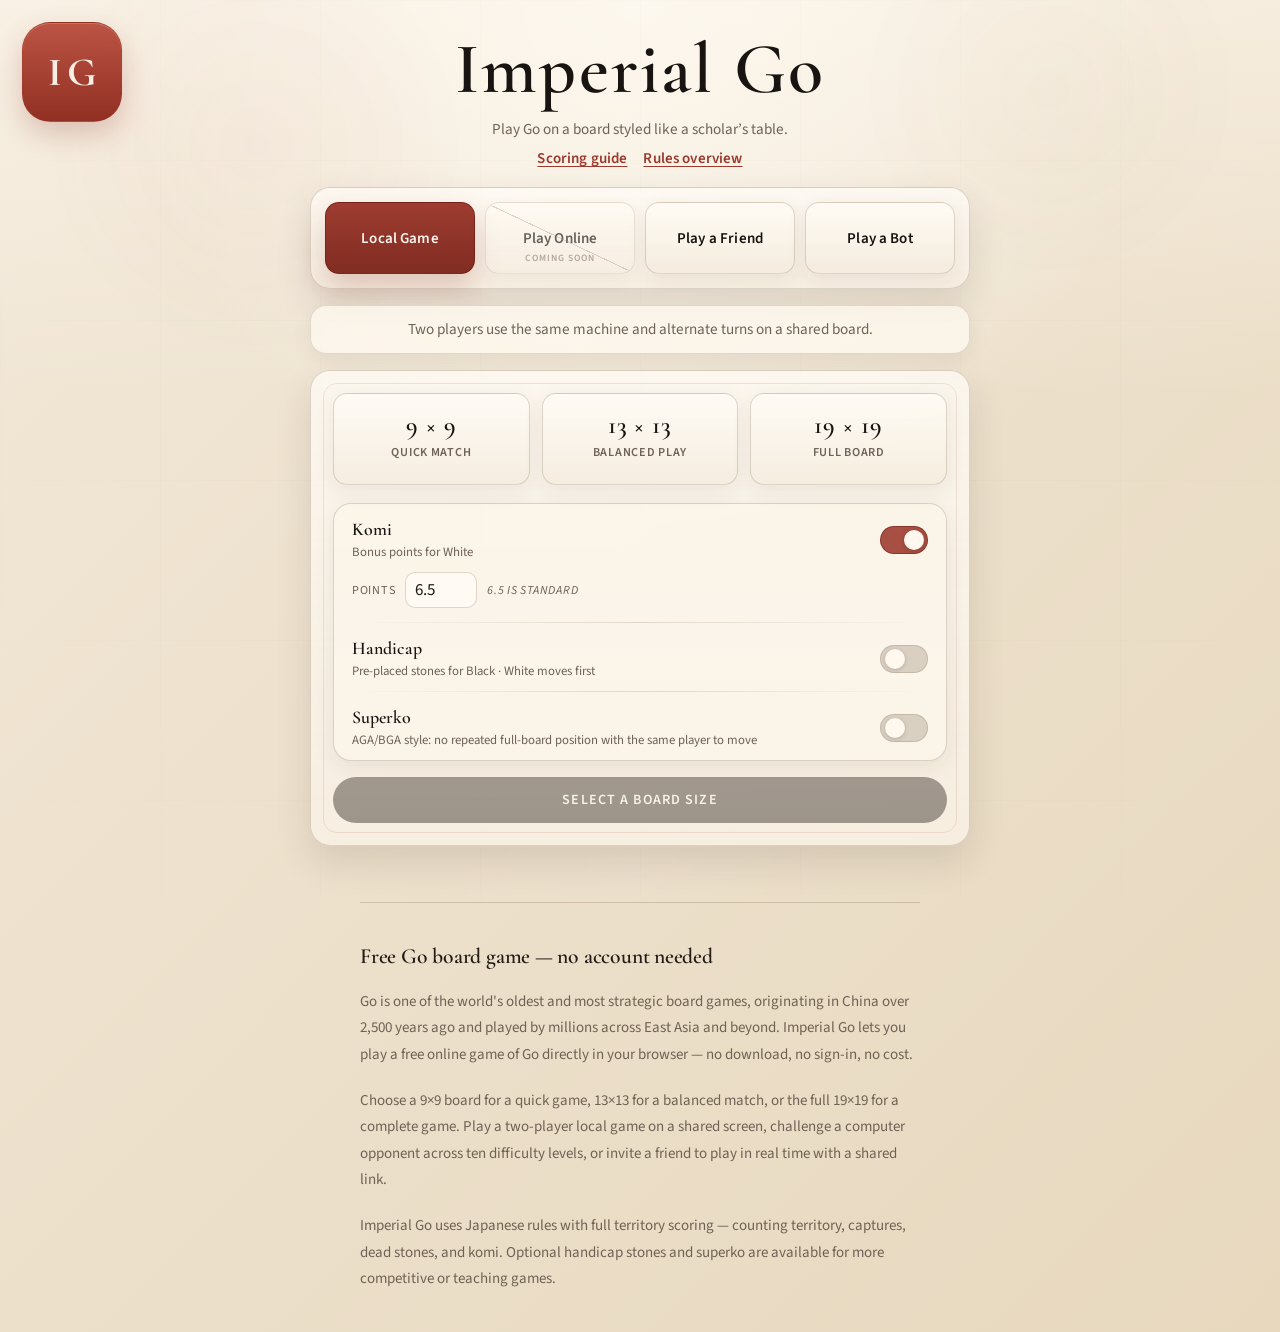
<file: static/index.html>
<!DOCTYPE html>
<html lang="en">
<head>
  <meta charset="UTF-8">
  <meta name="viewport" content="width=device-width, initial-scale=1.0">
  <title>Imperial Go — Play Go Online, Free</title>
  <meta name="description" content="Play Go online — free, no account needed. Choose 9×9, 13×13 or 19×19 boards. Play locally, against a bot, or in real-time with friends. Japanese rules with full scoring.">
  <meta property="og:type" content="website">
  <meta property="og:url" content="https://www.imperial-go.org/">
  <meta property="og:title" content="Imperial Go — Play Go Online, Free">
  <meta property="og:description" content="Play Go online — free, no account needed. Choose 9×9, 13×13 or 19×19 boards. Play locally, against a bot, or in real-time with friends. Japanese rules with full scoring.">
  <meta property="og:image" content="https://www.imperial-go.org/og-image.png">
  <meta name="twitter:card" content="summary_large_image">
  <meta name="twitter:title" content="Imperial Go — Play Go Online, Free">
  <meta name="twitter:description" content="Play Go online — free, no account needed. Choose 9×9, 13×13 or 19×19 boards. Play locally, against a bot, or in real-time with friends. Japanese rules with full scoring.">
  <meta name="twitter:image" content="https://www.imperial-go.org/og-image.png">
  <link rel="canonical" href="https://www.imperial-go.org/">
  <link rel="icon" type="image/svg+xml" href="favicon.svg">
  <link rel="preconnect" href="https://fonts.googleapis.com">
  <link rel="preconnect" href="https://fonts.gstatic.com" crossorigin>
  <link rel="stylesheet" href="css/style.css?v=15">
  <link rel="manifest" href="/manifest.json">
  <meta name="theme-color" content="#231915">
  <script type="application/ld+json">
  {
    "@context": "https://schema.org",
    "@type": "WebApplication",
    "name": "Imperial Go",
    "url": "https://www.imperial-go.org",
    "description": "Play Go online — free, no account needed. Choose 9×9, 13×13 or 19×19 boards. Play locally, against a bot, or in real-time with friends. Japanese rules with full scoring.",
    "applicationCategory": "GameApplication",
    "operatingSystem": "Web",
    "browserRequirements": "Requires JavaScript",
    "offers": {
      "@type": "Offer",
      "price": "0",
      "priceCurrency": "USD"
    },
    "genre": "Board Game"
  }
  </script>
  <!-- Google tag (gtag.js) -->
  <script async src="https://www.googletagmanager.com/gtag/js?id=G-7YT67WPS65"></script>
  <script src="js/analytics.js"></script>
</head>
<body class="setup-page">

  <!-- ── Scoring guide modal ──────────────────────────────────────────────── -->
  <div id="guide-overlay" class="modal-overlay" style="display:none">
    <div class="modal-card guide-card">
      <button id="close-guide-btn" class="guide-close" aria-label="Close">✕</button>
      <h2 class="guide-title">How scoring works</h2>
      <p class="guide-intro">This app uses <strong>Japanese rules</strong>. Your final score is the sum of four components:</p>
      <dl class="guide-list">
        <dt>Territory</dt>
        <dd>Empty intersections completely surrounded by your stones. Flood-filled at the end of the game — any empty region touching only your colour counts as your territory.</dd>

        <dt>Captures</dt>
        <dd>Opponent stones removed from the board <em>during play</em> — whenever a group loses its last liberty and is taken off immediately.</dd>

        <dt>Dead opponents</dt>
        <dd>Opponent stones still on the board at game end that both players agree are dead (marked during the scoring phase by clicking them). Each counts as one point, same as a capture.</dd>

        <dt>Komi <span class="guide-komi-note">(White only)</span></dt>
        <dd>A fixed bonus added to White's score to compensate for Black's first-move advantage. 6.5 points is standard — the .5 prevents draws.</dd>
      </dl>
    </div>
  </div>

  <div id="rules-overlay" class="modal-overlay" style="display:none">
    <div class="modal-card guide-card">
      <button id="close-rules-btn" class="guide-close" aria-label="Close">✕</button>
      <h2 class="guide-title">Brief rules overview</h2>
      <p class="guide-intro">Go is a game where Black moves first and players alternate placing stones on the intersections of the board.</p>
      <dl class="guide-list">
        <dt>Place stones</dt>
        <dd>Click any empty intersection to place a stone of your colour. Stones remain on the board until they are captured.</dd>

        <dt>Capture groups</dt>
        <dd>Connected stones of the same colour form a group. If a group loses all adjacent empty intersections, called liberties, it is captured and removed.</dd>

        <dt>Illegal moves</dt>
        <dd>You cannot play on an occupied point, make a suicide move, or immediately retake a simple ko. Superko is optional from the home screen and uses AGA/BGA-style repetition: no previous full-board position with the same player to move may be recreated.</dd>

        <dt>Finish the game</dt>
        <dd>Two consecutive passes move the game into scoring, or you can use End Game to go there directly.</dd>
      </dl>
    </div>
  </div>

  <main class="setup-screen">
    <div class="setup-mark" aria-hidden="true">IG</div>
    <h1 class="setup-title">Imperial Go</h1>
    <p class="setup-subtitle">Play Go on a board styled like a scholar&rsquo;s table.</p>
    <div class="setup-links">
      <button id="open-guide-btn" class="guide-link">Scoring guide</button>
      <button id="open-rules-btn" class="guide-link">Rules overview</button>
    </div>

    <section class="setup-mode-frame">
      <div class="mode-buttons" role="tablist" aria-label="Game modes">
        <button class="mode-btn active" data-mode="local">Local Game</button>
        <button class="mode-btn mode-btn--soon" data-mode="online">Play Online</button>
        <button class="mode-btn" data-mode="friend">Play a Friend</button>
        <button class="mode-btn" data-mode="bot">Play a Bot</button>
      </div>
    </section>

    <section class="mode-description-frame">
      <p id="mode-description-text" class="mode-description-text">Two players use the same machine and alternate turns on a shared board.</p>
    </section>

    <section class="setup-frame">
      <div id="mode-message" class="mode-message" style="display:none">
        <p id="mode-message-text" class="mode-message-text">Sorry, not implemented yet.</p>
      </div>

      <div id="setup-config">
      <div class="size-buttons">
        <button class="size-btn" data-size="9">
          <span class="size-label">9 × 9</span>
          <span class="size-desc">Quick match</span>
        </button>
        <button class="size-btn" data-size="13">
          <span class="size-label">13 × 13</span>
          <span class="size-desc">Balanced play</span>
        </button>
        <button class="size-btn" data-size="19">
          <span class="size-label">19 × 19</span>
          <span class="size-desc">Full board</span>
        </button>
      </div>

      <!-- Difficulty picker — visible only in bot mode -->
      <div id="difficulty-row" style="display:none">
        <div class="diff-slider-wrap">
          <div class="diff-track-area">
            <div class="diff-ticks" aria-hidden="true">
              <span></span><span></span><span></span><span></span><span></span>
              <span></span><span></span><span></span><span></span><span></span>
            </div>
            <input type="range" id="difficulty-slider" class="diff-slider"
                   min="1" max="10" step="1" value="5">
          </div>
          <div class="diff-labels">
            <span>Easy</span><span>Hard</span>
          </div>
        </div>
      </div>

      <div class="options-card">
        <!-- Your colour — shown only in bot mode -->
        <div id="color-option-row" class="option-row" style="display:none">
          <div class="option-text">
            <span class="option-heading">Your colour</span>
            <span class="option-detail">Which stones you play</span>
          </div>
          <div class="seg-control">
            <button class="seg-btn" data-color="black">Black</button>
            <button class="seg-btn active" data-color="random">Random</button>
            <button class="seg-btn" data-color="white">White</button>
          </div>
        </div>
        <div id="color-option-divider" class="option-divider" style="display:none"></div>

        <div class="option-row">
          <div class="option-text">
            <span class="option-heading">Komi</span>
            <span class="option-detail">Bonus points for White</span>
          </div>
          <label class="toggle">
            <input type="checkbox" id="komi-toggle" checked>
            <span class="toggle-slider"></span>
          </label>
        </div>
        <div id="komi-detail" class="option-sub">
          <label class="sub-label" for="komi-value">Points</label>
          <input type="number" id="komi-value" class="sub-select" value="6.5" min="0" max="99" step="0.5" style="width:72px">
          <span class="sub-label komi-standard-note">6.5 is standard</span>
        </div>

        <div class="option-divider"></div>

        <div class="option-row">
          <div class="option-text">
            <span class="option-heading">Handicap</span>
            <span class="option-detail">Pre-placed stones for Black · White moves first</span>
          </div>
          <label class="toggle">
            <input type="checkbox" id="handicap-toggle">
            <span class="toggle-slider"></span>
          </label>
        </div>
        <div id="handicap-detail" class="option-sub" style="display:none">
          <label class="sub-label" for="handicap-count">Stones</label>
          <select id="handicap-count" class="sub-select"></select>
        </div>

        <div class="option-divider"></div>

        <div class="option-row">
          <div class="option-text">
            <span class="option-heading">Superko</span>
            <span class="option-detail">AGA/BGA style: no repeated full-board position with the same player to move</span>
          </div>
          <label class="toggle">
            <input type="checkbox" id="superko-toggle">
            <span class="toggle-slider"></span>
          </label>
        </div>
      </div>

      <!-- Friend lobby — shown only in friend mode -->
      <div id="friend-lobby" style="display:none">
        <div id="friend-create-state">
          <div class="option-row">
            <div class="option-text">
              <span class="option-heading">Your colour</span>
              <span class="option-detail">The joiner gets the opposite</span>
            </div>
            <div class="seg-control">
              <button class="seg-btn friend-color-btn" data-friend-color="black">Black</button>
              <button class="seg-btn friend-color-btn active" data-friend-color="random">Random</button>
              <button class="seg-btn friend-color-btn" data-friend-color="white">White</button>
            </div>
          </div>
          <button id="create-room-btn" class="start-btn btn-primary" disabled>
            Select a board size
          </button>
        </div>
        <div id="friend-wait-state" style="display:none">
          <p class="friend-share-label">Share this link with your friend:</p>
          <div class="friend-link-row">
            <input id="friend-link-input" class="friend-link-input" readonly>
            <button id="friend-copy-btn" class="btn-ghost">Copy</button>
          </div>
          <p id="friend-wait-status" class="friend-wait-status">Waiting for opponent to join…</p>
          <button id="friend-cancel-btn" class="btn-ghost">Cancel</button>
        </div>
      </div>

      <button id="start-btn" class="start-btn btn-primary" disabled>
        Select a board size
      </button>
      </div>
    </section>
  </main>

  <section class="about-section">
    <h2>Free Go board game — no account needed</h2>
    <p>Go is one of the world's oldest and most strategic board games, originating in China over 2,500 years ago and played by millions across East Asia and beyond. Imperial Go lets you play a free online game of Go directly in your browser — no download, no sign-in, no cost.</p>
    <p>Choose a 9×9 board for a quick game, 13×13 for a balanced match, or the full 19×19 for a complete game. Play a two-player local game on a shared screen, challenge a computer opponent across ten difficulty levels, or invite a friend to play in real time with a shared link.</p>
    <p>Imperial Go uses Japanese rules with full territory scoring — counting territory, captures, dead stones, and komi. Optional handicap stones and superko are available for more competitive or teaching games.</p>
  </section>

  <script defer src="js/setup.js"></script>
</body>
</html>
</file>
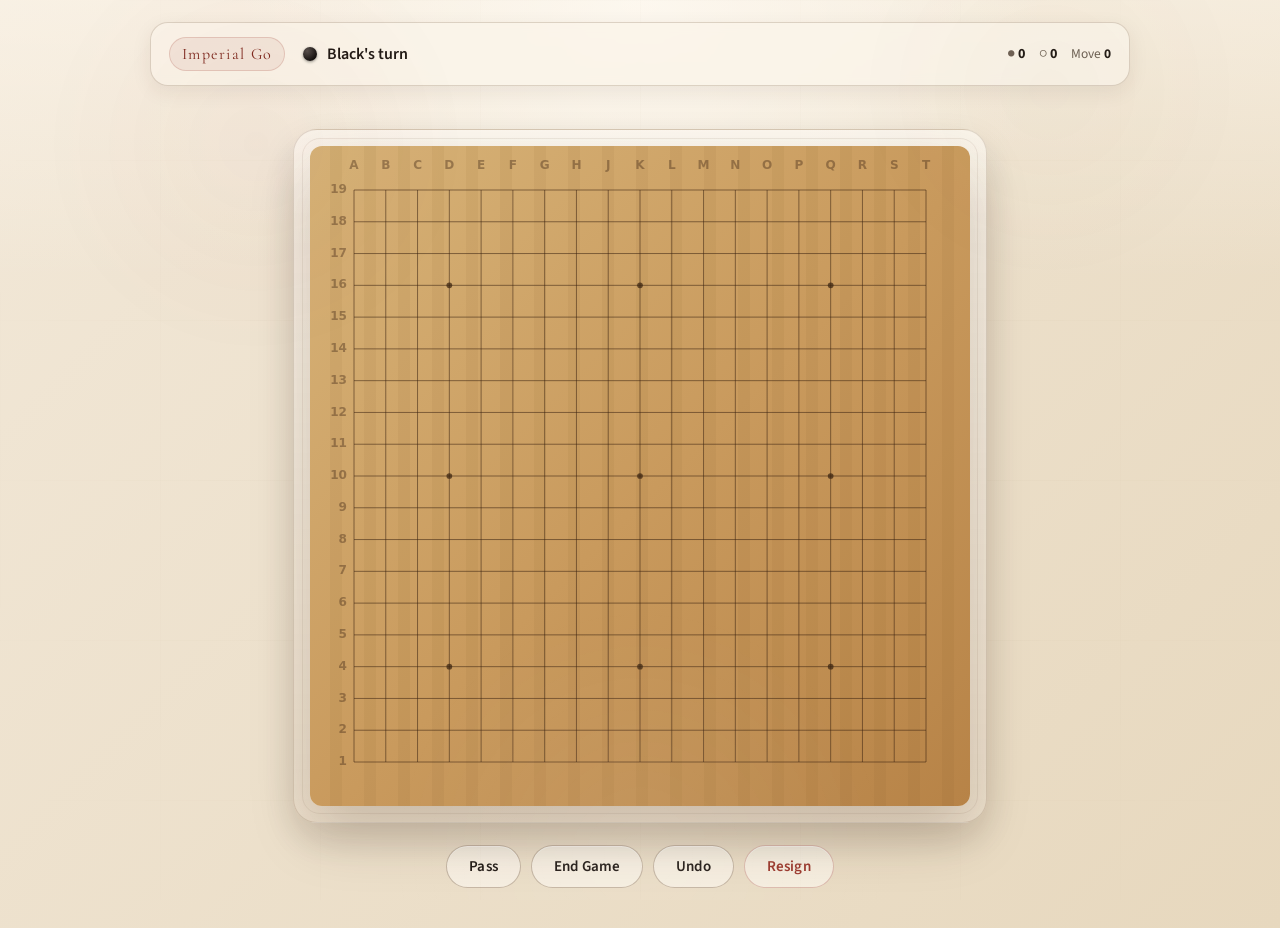
<file: static/game.html>
<!DOCTYPE html>
<html lang="en">
<head>
  <meta charset="UTF-8">
  <meta name="viewport" content="width=device-width, initial-scale=1.0">
  <title>Play Go — Imperial Go</title>
  <meta name="description" content="Play a game of Go on Imperial Go — free, no account needed. Japanese rules with full scoring, captures, and dead-stone marking.">
  <meta property="og:type" content="website">
  <meta property="og:url" content="https://www.imperial-go.org/game.html">
  <meta property="og:title" content="Imperial Go — Play Go Online, Free">
  <meta property="og:description" content="Play Go online — free, no account needed. Choose 9×9, 13×13 or 19×19 boards. Play locally, against a bot, or in real-time with friends. Japanese rules with full scoring.">
  <meta property="og:image" content="https://www.imperial-go.org/og-image.png">
  <meta name="twitter:card" content="summary_large_image">
  <meta name="twitter:title" content="Imperial Go — Play Go Online, Free">
  <meta name="twitter:description" content="Play Go online — free, no account needed. Choose 9×9, 13×13 or 19×19 boards. Play locally, against a bot, or in real-time with friends. Japanese rules with full scoring.">
  <meta name="twitter:image" content="https://www.imperial-go.org/og-image.png">
  <link rel="canonical" href="https://www.imperial-go.org/game.html">
  <link rel="icon" type="image/svg+xml" href="favicon.svg">
  <link rel="preconnect" href="https://fonts.googleapis.com">
  <link rel="preconnect" href="https://fonts.gstatic.com" crossorigin>
  <link rel="stylesheet" href="css/style.css?v=15">
  <link rel="manifest" href="/manifest.json">
  <meta name="theme-color" content="#231915">
  <link rel="preload" href="js/board.js?v=8" as="script">
  <link rel="preload" href="js/render.js?v=7" as="script">
  <link rel="preload" href="js/ui.js?v=11" as="script">
  <!-- Google tag (gtag.js) -->
  <script async src="https://www.googletagmanager.com/gtag/js?id=G-7YT67WPS65"></script>
  <script src="js/analytics.js"></script>
</head>
<body class="game-page">

  <!-- ── Result overlay (resign / score confirmed) ───────────── -->
  <div id="result-overlay" class="result-overlay" style="display:none">
    <div class="result-card">
      <p id="result-message" class="result-message"></p>
      <button id="result-new-game-btn" class="btn-primary">New Game</button>
    </div>
  </div>

  <!-- ── Pass toast ───────────────────────────────────────────── -->
  <div id="pass-toast" class="pass-toast"></div>

  <!-- ── Takeback request banner (multiplayer only) ───────────── -->
  <div id="takeback-banner" class="takeback-banner" style="display:none">
    <p class="takeback-msg">Opponent requests a takeback.</p>
    <div class="takeback-actions">
      <button id="takeback-accept-btn" class="btn-primary">Accept</button>
      <button id="takeback-reject-btn" class="btn-ghost">Reject</button>
    </div>
  </div>

  <!-- ── Opponent disconnected banner (multiplayer only) ──────── -->
  <div id="mp-disconnect-banner" class="mp-disconnect-banner" style="display:none">
    <p class="mp-disconnect-msg">Your opponent disconnected.</p>
    <button id="mp-home-btn" class="btn-primary">Return Home</button>
  </div>

  <!-- ── Confirm modal ────────────────────────────────────────── -->
  <div id="modal-overlay" class="modal-overlay" style="display:none">
    <div class="modal-card">
      <p id="modal-message" class="modal-message"></p>
      <div class="modal-actions">
        <button id="modal-confirm" class="btn-primary">Confirm</button>
        <button id="modal-cancel"  class="btn-ghost">Cancel</button>
      </div>
    </div>
  </div>

  <!-- ── Info bar ──────────────────────────────────────────────── -->
  <header class="info-bar">
    <span class="brand-chip">Imperial Go</span>
    <div class="turn-block">
      <span id="stone-dot" class="stone-dot black"></span>
      <span id="turn-indicator" class="turn-indicator">Black's turn</span>
    </div>
    <span id="ko-indicator" class="ko-indicator">Ko</span>
    <div class="captures">
      <span>● <strong id="captures-black">0</strong></span>
      <span>○ <strong id="captures-white">0</strong></span>
      <span class="move-count">Move <strong id="move-counter">0</strong></span>
    </div>
  </header>

  <!-- ── Status flash ─────────────────────────────────────────── -->
  <div id="status-msg" class="status-msg"></div>

  <!-- ── Board + side score panels ───────────────────────────── -->
  <div class="game-area">

    <!-- Left: Black score (shown during scoring) -->
    <aside id="score-panel-black" class="score-side-panel" style="display:none">
      <div class="side-panel-title">
        <span class="stone-dot black"></span> Black
      </div>
      <div class="side-score-list">
        <div class="side-score-row">
          <span class="side-score-label">Territory</span>
          <span id="sp-black-territory" class="side-score-val">—</span>
        </div>
        <div class="side-score-row">
          <span class="side-score-label">Captures</span>
          <span id="sp-black-captures" class="side-score-val">—</span>
        </div>
        <div class="side-score-row">
          <span class="side-score-label">Dead opp.</span>
          <span id="sp-black-dead" class="side-score-val">—</span>
        </div>
      </div>
      <div class="side-panel-total">Total: <strong id="sp-black-total">—</strong></div>
    </aside>

    <!-- Board -->
    <div class="board-container">
      <canvas id="board-canvas" role="img" aria-label="Go board"></canvas>
      <div id="board-result" class="board-result" style="display:none">
        <div class="board-result-card">
          <p id="board-result-message" class="result-message"></p>
          <button id="board-result-new-game-btn" class="btn-primary">New Game</button>
        </div>
      </div>
    </div>

    <!-- Right: White score (shown during scoring) -->
    <aside id="score-panel-white" class="score-side-panel" style="display:none">
      <div class="side-panel-title">
        <span class="stone-dot white"></span> White
      </div>
      <div class="side-score-list">
        <div class="side-score-row">
          <span class="side-score-label">Territory</span>
          <span id="sp-white-territory" class="side-score-val">—</span>
        </div>
        <div class="side-score-row">
          <span class="side-score-label">Captures</span>
          <span id="sp-white-captures" class="side-score-val">—</span>
        </div>
        <div class="side-score-row">
          <span class="side-score-label">Dead opp.</span>
          <span id="sp-white-dead" class="side-score-val">—</span>
        </div>
        <div id="sp-white-komi-row" class="side-score-row" style="display:none">
          <span class="side-score-label">Komi</span>
          <span id="sp-white-komi" class="side-score-val">—</span>
        </div>
      </div>
      <div class="side-panel-total">Total: <strong id="sp-white-total">—</strong></div>
    </aside>

  </div>

  <!-- ── Playing controls ─────────────────────────────────────── -->
  <div id="controls" class="controls">
    <button id="pass-btn"     class="btn-ghost">Pass</button>
    <button id="end-game-btn" class="btn-ghost">End Game</button>
    <button id="undo-btn"     class="btn-ghost">Undo</button>
    <button id="resign-btn"   class="btn-ghost btn-danger">Resign</button>
  </div>

  <!-- ── Bot thinking indicator (replaces controls while bot computes) ── -->
  <div id="bot-thinking" class="bot-thinking" style="display:none">
    <span class="bot-thinking-dot"></span>
    <span id="bot-thinking-text" class="bot-thinking-text">White is thinking…</span>
  </div>

  <!-- ── Scoring panel (instructions + buttons only) ──────────── -->
  <section id="scoring-panel" class="scoring-panel" style="display:none">
    <p id="scoring-instructions" class="scoring-instructions">
      Click groups to mark dead stones. Confirm when both players agree.
    </p>
    <p id="scoring-mp-status" class="scoring-mp-status" style="display:none"></p>
    <div class="scoring-actions">
      <button id="confirm-score-btn"    class="btn-primary">Confirm Score</button>
      <button id="new-game-scoring-btn" class="btn-ghost">New Game</button>
    </div>
  </section>

  <script src="js/board.js?v=8"></script>
  <script src="js/render.js?v=7"></script>
  <script src="js/bot.js?v=3"></script>
  <script src="js/multiplayer.js?v=1"></script>
  <script src="js/ui.js?v=11"></script>
</body>
</html>
</file>
<file: static/css/style.css>
/* ── Fonts ──────────────────────────────────────────────────────────────────── */
@import url('https://fonts.googleapis.com/css2?family=Cormorant+Garamond:wght@500;600;700&family=Source+Sans+3:wght@400;500;600;700&display=swap');

/* ── Design Tokens ──────────────────────────────────────────────────────────── */
:root {
  --bg: #f2e8d8;
  --bg-deep: #e7d8be;
  --surface: rgba(251, 245, 234, 0.92);
  --surface-strong: #fbf6ec;
  --surface-soft: rgba(255, 251, 244, 0.72);
  --text: #221b16;
  --text-muted: #6f6255;
  --text-soft: #8f7f70;
  --border: rgba(111, 85, 57, 0.22);
  --border-strong: rgba(111, 85, 57, 0.36);
  --accent: #9c382c;
  --accent-deep: #7f291f;
  --ink: #181411;
  --btn-primary: #231915;
  --btn-hover: #3a2820;
  --btn-ghost-border: rgba(111, 85, 57, 0.36);
  --ko-color: #9c382c;
  --shadow-board: 0 26px 60px rgba(59, 37, 20, 0.22);
  --shadow-card: 0 16px 36px rgba(52, 34, 22, 0.12);
  --shadow-paper: 0 6px 20px rgba(60, 40, 25, 0.08);
  --radius: 16px;
  --radius-sm: 10px;
  --transition: 0.18s ease;
}

/* ── Reset ──────────────────────────────────────────────────────────────────── */
*, *::before, *::after {
  box-sizing: border-box;
  margin: 0;
  padding: 0;
}

html {
  min-height: 100%;
}

/* ── Base ───────────────────────────────────────────────────────────────────── */
body {
  font-family: 'Source Sans 3', -apple-system, BlinkMacSystemFont, 'Segoe UI', sans-serif;
  font-size: 17px;
  color: var(--text);
  display: flex;
  flex-direction: column;
  align-items: center;
  padding: 32px 20px 40px;
  min-height: 100vh;
  background:
    radial-gradient(circle at top, rgba(255, 251, 244, 0.72), transparent 36%),
    linear-gradient(180deg, rgba(255, 249, 240, 0.5), transparent 30%),
    linear-gradient(135deg, var(--bg), var(--bg-deep));
  position: relative;
  overflow-x: hidden;
}

body::before,
body::after {
  content: '';
  position: fixed;
  inset: 0;
  pointer-events: none;
}

body::before {
  opacity: 0.32;
  background-image:
    linear-gradient(rgba(120, 98, 72, 0.05) 1px, transparent 1px),
    linear-gradient(90deg, rgba(120, 98, 72, 0.04) 1px, transparent 1px);
  background-size: 160px 160px, 160px 160px;
  mask-image: radial-gradient(circle at center, black 55%, transparent 100%);
}

body::after {
  opacity: 0.18;
  background:
    radial-gradient(circle at 20% 16%, rgba(156, 56, 44, 0.18), transparent 18%),
    radial-gradient(circle at 82% 10%, rgba(126, 96, 56, 0.14), transparent 16%),
    radial-gradient(circle at 50% 95%, rgba(255, 255, 255, 0.35), transparent 24%);
}

a {
  color: inherit;
}

/* ── Buttons ────────────────────────────────────────────────────────────────── */
button,
input,
select {
  font: inherit;
}

button {
  font-size: 0.94rem;
  font-weight: 600;
  letter-spacing: 0.01em;
  padding: 10px 22px;
  border-radius: 999px;
  border: 1px solid transparent;
  cursor: pointer;
  transition:
    background var(--transition),
    color var(--transition),
    border-color var(--transition),
    transform var(--transition),
    box-shadow var(--transition);
}

button:hover {
  transform: translateY(-1px);
}

button:active {
  transform: translateY(0);
}

.btn-primary {
  background: linear-gradient(180deg, #2c201a, var(--btn-primary));
  color: #fbf6ee;
  box-shadow: 0 12px 22px rgba(35, 25, 21, 0.18);
}

.btn-primary:hover {
  background: linear-gradient(180deg, #423027, var(--btn-hover));
}

.btn-ghost {
  background: rgba(255, 251, 244, 0.56);
  color: var(--text);
  border-color: var(--btn-ghost-border);
  box-shadow: inset 0 1px 0 rgba(255, 255, 255, 0.5);
}

.btn-ghost:hover {
  background: rgba(255, 251, 244, 0.9);
  border-color: var(--border-strong);
}

/* ── Setup Page ─────────────────────────────────────────────────────────────── */
.setup-screen {
  width: min(100%, 760px);
  display: flex;
  flex-direction: column;
  align-items: center;
  padding-top: 4px;
  position: relative;
  z-index: 1;
}

.setup-mark {
  position: fixed;
  top: 22px;
  left: 22px;
  width: 100px;
  height: 100px;
  border-radius: 28px;
  border: 1px solid rgba(156, 56, 44, 0.34);
  background:
    linear-gradient(180deg, rgba(183, 74, 57, 0.94), rgba(140, 39, 27, 0.96));
  color: #f8eee4;
  display: grid;
  place-items: center;
  font-family: 'Cormorant Garamond', Georgia, serif;
  font-size: 2.5rem;
  font-weight: 700;
  letter-spacing: 0.14em;
  text-indent: 0.14em;
  z-index: 2;
  box-shadow:
    0 12px 28px rgba(128, 38, 28, 0.22),
    inset 0 1px 0 rgba(255, 255, 255, 0.18);
}

.setup-title {
  font-family: 'Cormorant Garamond', Georgia, serif;
  font-size: clamp(3rem, 7vw, 4.5rem);
  font-weight: 600;
  letter-spacing: 0.03em;
  color: var(--ink);
  line-height: 0.92;
  margin-bottom: 6px;
  text-align: center;
}

.setup-subtitle {
  font-size: 0.95rem;
  color: var(--text-muted);
  margin-top: 10px;
  margin-bottom: 8px;
  text-align: center;
}

.setup-links {
  display: flex;
  gap: 16px;
  margin-bottom: 18px;
  flex-wrap: wrap;
  justify-content: center;
}

.guide-link {
  background: none;
  border: none;
  padding: 0;
  color: var(--accent);
  text-decoration: underline;
  text-decoration-thickness: 1px;
  text-underline-offset: 3px;
  box-shadow: none;
}

.guide-link:hover {
  color: var(--accent-deep);
}

.setup-mode-frame {
  width: min(100%, 660px);
  margin-bottom: 16px;
  background:
    linear-gradient(180deg, rgba(255, 252, 247, 0.75), rgba(247, 239, 226, 0.92));
  border: 1px solid var(--border);
  border-radius: calc(var(--radius) + 4px);
  padding: 14px;
  box-shadow: var(--shadow-card);
}

.mode-description-frame {
  width: min(100%, 660px);
  margin-bottom: 16px;
  padding: 12px 18px;
  background: rgba(255, 250, 242, 0.72);
  border: 1px solid rgba(111, 85, 57, 0.18);
  border-radius: 16px;
  box-shadow: var(--shadow-paper);
}

.mode-description-text {
  text-align: center;
  color: var(--text-muted);
  font-size: 0.95rem;
  line-height: 1.5;
  margin: 0 auto;
}

.mode-buttons {
  display: grid;
  grid-template-columns: repeat(4, minmax(0, 1fr));
  gap: 10px;
}

.mode-btn {
  min-height: 72px;
  padding: 12px 10px;
  border: 1px solid var(--border);
  border-radius: 14px;
  background:
    linear-gradient(180deg, rgba(255, 251, 244, 0.94), rgba(244, 235, 222, 0.92));
  box-shadow: var(--shadow-paper);
  color: var(--ink);
}

.mode-btn.active {
  background:
    linear-gradient(180deg, rgba(156, 56, 44, 0.98), rgba(126, 41, 31, 0.98));
  border-color: rgba(115, 28, 20, 0.7);
  box-shadow: 0 14px 28px rgba(126, 41, 31, 0.22);
  color: #fbf5ee;
}

.mode-btn--soon {
  position: relative;
  overflow: hidden;
  opacity: 0.65;
}

.mode-btn--soon::before {
  content: '';
  position: absolute;
  inset: 0;
  background: linear-gradient(
    to top right,
    transparent calc(50% - 0.5px),
    rgba(111, 85, 57, 0.35) calc(50% - 0.5px),
    rgba(111, 85, 57, 0.35) calc(50% + 0.5px),
    transparent calc(50% + 0.5px)
  );
  pointer-events: none;
  z-index: 1;
}

.mode-btn--soon::after {
  content: 'Coming soon';
  position: absolute;
  bottom: 8px;
  left: 0;
  right: 0;
  text-align: center;
  font-size: 0.6rem;
  letter-spacing: 0.1em;
  text-transform: uppercase;
  color: var(--text-soft);
  pointer-events: none;
  z-index: 2;
}

.mode-btn--soon:hover {
  transform: none;
}

.mode-message {
  margin-bottom: 16px;
}

.mode-message-text {
  text-align: center;
  color: var(--text-muted);
}

.setup-frame {
  width: min(100%, 660px);
  background:
    linear-gradient(180deg, rgba(255, 252, 247, 0.75), rgba(247, 239, 226, 0.92));
  border: 1px solid var(--border);
  border-radius: calc(var(--radius) + 4px);
  padding: 22px;
  box-shadow: var(--shadow-card);
  position: relative;
}

.setup-frame::before {
  content: '';
  position: absolute;
  inset: 12px;
  border: 1px solid rgba(156, 56, 44, 0.12);
  border-radius: calc(var(--radius) - 2px);
  pointer-events: none;
}

.section-kicker {
  display: block;
  margin-bottom: 10px;
  font-size: 0.74rem;
  letter-spacing: 0.22em;
  text-transform: uppercase;
  color: var(--text-soft);
  text-align: center;
}

.size-buttons {
  display: grid;
  grid-template-columns: repeat(3, minmax(0, 1fr));
  gap: 12px;
  margin-bottom: 18px;
}

.size-btn {
  display: flex;
  flex-direction: column;
  align-items: center;
  gap: 4px;
  min-height: 92px;
  padding: 16px 14px;
  background:
    linear-gradient(180deg, rgba(255, 251, 244, 0.94), rgba(244, 235, 222, 0.92));
  border: 1px solid var(--border);
  border-radius: 14px;
  text-align: center;
  box-shadow: var(--shadow-paper);
}

.size-btn:hover {
  border-color: rgba(156, 56, 44, 0.3);
  box-shadow: 0 12px 22px rgba(60, 40, 25, 0.11);
}

.size-btn.active {
  background:
    linear-gradient(180deg, rgba(156, 56, 44, 0.98), rgba(126, 41, 31, 0.98));
  border-color: rgba(115, 28, 20, 0.7);
  box-shadow: 0 14px 28px rgba(126, 41, 31, 0.22);
}

.size-btn .size-label {
  font-family: 'Cormorant Garamond', Georgia, serif;
  font-size: 1.55rem;
  font-weight: 600;
  letter-spacing: 0.04em;
  color: var(--ink);
}

.size-btn .size-desc {
  font-size: 0.76rem;
  color: var(--text-muted);
  letter-spacing: 0.06em;
  text-transform: uppercase;
}

.size-btn.active .size-label,
.size-btn.active .size-desc {
  color: #fbf5ee;
}

.options-card {
  width: 100%;
  background: var(--surface);
  border: 1px solid var(--border);
  border-radius: 18px;
  margin-bottom: 16px;
  overflow: hidden;
  box-shadow: var(--shadow-paper);
}

.option-row {
  display: flex;
  align-items: center;
  justify-content: space-between;
  gap: 16px;
  padding: 14px 18px 11px;
}

.option-text {
  display: flex;
  flex-direction: column;
  gap: 3px;
}

.option-heading {
  font-family: 'Cormorant Garamond', Georgia, serif;
  font-size: 1.12rem;
  font-weight: 600;
  color: var(--ink);
}

.option-detail {
  font-size: 0.8rem;
  color: var(--text-muted);
}

.option-divider {
  height: 1px;
  background: linear-gradient(90deg, transparent, rgba(111, 85, 57, 0.18), transparent);
  margin: 0 18px;
}

.option-sub {
  display: flex;
  align-items: center;
  gap: 10px;
  padding: 0 18px 14px;
  color: var(--text-muted);
}

.sub-label {
  font-size: 0.76rem;
  letter-spacing: 0.06em;
  text-transform: uppercase;
}

.komi-standard-note {
  font-style: italic;
}

.sub-select {
  min-height: 34px;
  padding: 5px 9px;
  border: 1px solid var(--border);
  border-radius: 10px;
  background: rgba(255, 252, 246, 0.9);
  color: var(--text);
}

/* ── Segmented control (colour picker) ──────────────────────────────────────── */
.seg-control {
  display: flex;
  flex-shrink: 0;
  background: rgba(123, 104, 81, 0.12);
  border: 1px solid rgba(111, 85, 57, 0.22);
  border-radius: 999px;
  padding: 3px;
  gap: 2px;
}

.seg-btn {
  padding: 5px 11px;
  border-radius: 999px;
  border: none;
  background: transparent;
  font-size: 0.78rem;
  font-weight: 600;
  color: var(--text-muted);
  box-shadow: none;
  letter-spacing: 0.03em;
  white-space: nowrap;
  min-height: unset;
  line-height: 1.2;
}

.seg-btn:hover {
  transform: none;
  background: rgba(156, 56, 44, 0.07);
}

.seg-btn.active {
  background: linear-gradient(180deg, rgba(156, 56, 44, 0.96), rgba(126, 41, 31, 0.96));
  color: #fbf5ee;
  box-shadow: 0 2px 5px rgba(126, 41, 31, 0.2);
}

.seg-btn.active:hover {
  background: linear-gradient(180deg, rgba(156, 56, 44, 0.96), rgba(126, 41, 31, 0.96));
  transform: none;
}

.start-btn {
  width: 100%;
  padding: 12px 16px;
  font-size: 0.88rem;
  letter-spacing: 0.08em;
  text-transform: uppercase;
}

.start-btn:disabled {
  opacity: 0.42;
  cursor: not-allowed;
  transform: none;
  box-shadow: none;
}

.toggle {
  position: relative;
  display: inline-block;
  width: 48px;
  height: 28px;
  flex-shrink: 0;
}

.toggle input {
  opacity: 0;
  width: 0;
  height: 0;
}

.toggle-slider {
  position: absolute;
  inset: 0;
  background: rgba(123, 104, 81, 0.26);
  border: 1px solid rgba(111, 85, 57, 0.2);
  border-radius: 999px;
  cursor: pointer;
  transition: background var(--transition), border-color var(--transition);
}

.toggle-slider::before {
  content: '';
  position: absolute;
  width: 20px;
  height: 20px;
  left: 4px;
  top: 3px;
  background: #fff8ef;
  border-radius: 50%;
  transition: transform var(--transition);
  box-shadow: 0 1px 4px rgba(0, 0, 0, 0.18);
}

.toggle input:checked + .toggle-slider {
  background: rgba(156, 56, 44, 0.88);
  border-color: rgba(126, 41, 31, 0.72);
}

.toggle input:checked + .toggle-slider::before {
  transform: translateX(19px);
}

/* ── Game Page ──────────────────────────────────────────────────────────────── */
.game-page {
  padding-top: 22px;
}

.info-bar {
  display: flex;
  align-items: center;
  gap: 18px;
  width: min(100%, 980px);
  margin-bottom: 14px;
  padding: 14px 18px;
  background: rgba(251, 245, 234, 0.82);
  border: 1px solid var(--border);
  border-radius: 18px;
  box-shadow: var(--shadow-paper);
  backdrop-filter: blur(4px);
  flex-wrap: wrap;
}

.brand-chip {
  padding: 6px 12px;
  border-radius: 999px;
  background: rgba(156, 56, 44, 0.08);
  border: 1px solid rgba(156, 56, 44, 0.18);
  font-family: 'Cormorant Garamond', Georgia, serif;
  font-size: 1rem;
  letter-spacing: 0.08em;
  color: var(--accent-deep);
}

.turn-block {
  display: flex;
  align-items: center;
  gap: 10px;
}

.stone-dot {
  width: 14px;
  height: 14px;
  border-radius: 50%;
  flex-shrink: 0;
}

.stone-dot.black {
  background: radial-gradient(circle at 30% 28%, #58504d, #141110 72%);
  box-shadow: 0 1px 3px rgba(0, 0, 0, 0.42);
}

.stone-dot.white {
  background: radial-gradient(circle at 30% 28%, #fffdf8, #d2c5b1 88%);
  border: 1px solid rgba(94, 78, 60, 0.22);
  box-shadow: 0 1px 3px rgba(0, 0, 0, 0.16);
}

.turn-indicator {
  font-size: 1rem;
  font-weight: 600;
}

.ko-indicator {
  font-size: 0.78rem;
  font-weight: 700;
  letter-spacing: 0.08em;
  text-transform: uppercase;
  color: var(--ko-color);
  background: rgba(156, 56, 44, 0.08);
  padding: 5px 10px;
  border-radius: 999px;
  display: none;
}

.ko-indicator.visible {
  display: inline-block;
}

.captures {
  margin-left: auto;
  font-size: 0.88rem;
  color: var(--text-muted);
  display: flex;
  gap: 14px;
  flex-wrap: wrap;
}

.captures strong,
.move-count strong {
  color: var(--text);
  font-weight: 700;
}

.status-msg {
  min-height: 1.4em;
  font-size: 0.84rem;
  color: var(--ko-color);
  margin-bottom: 10px;
  text-align: center;
}

.game-area {
  display: flex;
  align-items: flex-start;
  gap: 22px;
}

.board-container {
  position: relative;
  line-height: 0;
  padding: 16px;
  border-radius: 24px;
  background:
    linear-gradient(180deg, rgba(255, 251, 244, 0.72), rgba(237, 224, 205, 0.9));
  border: 1px solid rgba(111, 85, 57, 0.18);
  box-shadow: var(--shadow-card);
}

.board-container::before {
  content: '';
  position: absolute;
  inset: 8px;
  border-radius: 18px;
  border: 1px solid rgba(111, 85, 57, 0.1);
  pointer-events: none;
}

#board-canvas {
  display: block;
  cursor: crosshair;
  border-radius: 12px;
  box-shadow: var(--shadow-board);
}

.board-result {
  position: absolute;
  inset: 16px;
  display: flex;
  align-items: center;
  justify-content: center;
  border-radius: 12px;
  z-index: 10;
}

.board-result-card,
.result-card,
.modal-card,
.guide-card {
  background:
    linear-gradient(180deg, rgba(255, 252, 247, 0.96), rgba(245, 236, 222, 0.96));
  border: 1px solid var(--border);
  box-shadow: 0 20px 50px rgba(45, 30, 18, 0.18);
}

.board-result-card {
  border-radius: 20px;
  padding: 30px 40px;
  text-align: center;
  display: flex;
  flex-direction: column;
  align-items: center;
  gap: 16px;
}

.controls {
  display: flex;
  gap: 10px;
  margin-top: 22px;
  flex-wrap: wrap;
  justify-content: center;
}

.score-side-panel {
  width: 156px;
  background: var(--surface);
  border: 1px solid var(--border);
  border-radius: 18px;
  padding: 16px 16px 18px;
  box-shadow: var(--shadow-paper);
  position: sticky;
  top: 20px;
  flex-shrink: 0;
}

.side-panel-title {
  display: flex;
  align-items: center;
  gap: 8px;
  margin-bottom: 14px;
  padding-bottom: 10px;
  border-bottom: 1px solid rgba(111, 85, 57, 0.18);
  font-family: 'Cormorant Garamond', Georgia, serif;
  font-size: 1.2rem;
  font-weight: 700;
  color: var(--ink);
}

.side-score-list {
  display: flex;
  flex-direction: column;
  gap: 10px;
  margin-bottom: 14px;
}

.side-score-row {
  display: flex;
  flex-direction: column;
  gap: 2px;
}

.side-score-label {
  font-size: 0.72rem;
  letter-spacing: 0.14em;
  text-transform: uppercase;
  color: var(--text-soft);
}

.side-score-val {
  font-size: 1rem;
  color: var(--text);
  font-variant-numeric: tabular-nums;
}

.side-panel-total {
  padding-top: 12px;
  border-top: 1px solid rgba(111, 85, 57, 0.18);
  font-size: 0.84rem;
  color: var(--text-muted);
}

.side-panel-total strong {
  color: var(--ink);
  font-size: 1.12rem;
  font-weight: 700;
}

.scoring-panel {
  margin-top: 14px;
  padding: 18px 20px;
  background: rgba(251, 245, 234, 0.84);
  border: 1px solid var(--border);
  border-radius: 18px;
  box-shadow: var(--shadow-paper);
}

.scoring-instructions {
  font-size: 0.95rem;
  line-height: 1.55;
  color: var(--text-muted);
  margin-bottom: 14px;
}

.scoring-actions {
  display: flex;
  gap: 10px;
  flex-wrap: wrap;
}

.move-count {
  font-size: 0.84rem;
  color: var(--text-muted);
  font-variant-numeric: tabular-nums;
}

.bot-thinking {
  display: flex;
  align-items: center;
  justify-content: center;
  gap: 10px;
  margin-top: 22px;
  padding: 12px 22px;
  background: rgba(251, 245, 234, 0.84);
  border: 1px solid var(--border);
  border-radius: 999px;
  box-shadow: var(--shadow-paper);
}

.bot-thinking-text {
  font-size: 0.9rem;
  font-weight: 600;
  color: var(--text-muted);
  letter-spacing: 0.01em;
}

.bot-thinking-dot {
  width: 8px;
  height: 8px;
  border-radius: 50%;
  background: var(--accent);
  flex-shrink: 0;
  animation: bot-pulse 1.1s ease-in-out infinite;
}

@keyframes bot-pulse {
  0%, 100% { opacity: 1;    transform: scale(1);   }
  50%       { opacity: 0.3; transform: scale(0.65); }
}

/* ── Difficulty slider ──────────────────────────────────────────────────── */
.diff-slider-wrap {
  width: 100%;
  padding: 4px 2px 0;
  box-sizing: border-box;
}

/* Fixed-height container — tick marks and input both fill this area */
.diff-track-area {
  position: relative;
  height: 24px;
}

/* Visible track line drawn here so ticks sit in front of it */
.diff-track-area::before {
  content: '';
  position: absolute;
  left: 0; right: 0;
  top: 50%;
  height: 5px;
  transform: translateY(-50%);
  background: var(--border-strong);
  border-radius: 3px;
  pointer-events: none;
}

/* Tick marks — in DOM before the input so they paint behind the thumb */
.diff-ticks {
  position: absolute;
  inset: 0;
  display: flex;
  align-items: center;
  justify-content: space-between;
  pointer-events: none;
}

.diff-ticks span {
  width: 14px;
  height: 14px;
  background:
    linear-gradient(var(--border-strong), var(--border-strong)),
    var(--bg);
  border-radius: 50%;
  flex-shrink: 0;
}

/* Input fills the track area; native track transparent since we draw our own */
.diff-slider {
  position: absolute;
  top: 0; left: 0;
  width: 100%;
  height: 100%;
  margin: 0;
  -webkit-appearance: none;
  appearance: none;
  background: transparent;
  outline: none;
  cursor: pointer;
}

.diff-slider::-webkit-slider-runnable-track {
  height: 5px;
  background: transparent;
  border-radius: 3px;
}

.diff-slider::-moz-range-track {
  height: 5px;
  background: transparent;
  border-radius: 3px;
  border: none;
}

.diff-slider::-webkit-slider-thumb {
  -webkit-appearance: none;
  appearance: none;
  width: 20px;
  height: 20px;
  border-radius: 50%;
  background: var(--btn-primary);
  cursor: pointer;
  box-shadow: 0 2px 6px rgba(52, 34, 22, 0.28);
  border: 2px solid rgba(251, 245, 234, 0.9);
  margin-top: -7.5px; /* centres 20px thumb on 5px track */
}

.diff-slider::-moz-range-thumb {
  width: 20px;
  height: 20px;
  border-radius: 50%;
  background: var(--btn-primary);
  cursor: pointer;
  box-shadow: 0 2px 6px rgba(52, 34, 22, 0.28);
  border: 2px solid rgba(251, 245, 234, 0.9);
}

.diff-labels {
  display: flex;
  justify-content: space-between;
  margin-top: 8px;
}

.diff-labels span {
  font-size: 0.76rem;
  color: var(--text-muted);
  font-weight: 500;
}

.btn-danger {
  color: var(--ko-color);
  border-color: rgba(156, 56, 44, 0.28);
}

.btn-danger:hover {
  background: rgba(156, 56, 44, 0.07);
  border-color: rgba(156, 56, 44, 0.55);
}

/* ── Guide Modal ────────────────────────────────────────────────────────────── */
.guide-card {
  position: relative;
  max-width: 640px;
  width: min(92%, 640px);
  border-radius: 24px;
  padding: 28px 28px 26px;
}

.guide-close {
  position: absolute;
  top: 14px;
  right: 14px;
  background: none;
  border: none;
  color: var(--text-muted);
  padding: 4px 8px;
  border-radius: 999px;
  box-shadow: none;
}

.guide-close:hover {
  color: var(--text);
  background: rgba(0, 0, 0, 0.04);
}

.guide-title {
  padding-right: 28px;
  margin-bottom: 10px;
  font-family: 'Cormorant Garamond', Georgia, serif;
  font-size: 2rem;
  font-weight: 600;
  color: var(--ink);
}

.guide-intro {
  font-size: 0.92rem;
  line-height: 1.6;
  color: var(--text-muted);
  margin-bottom: 18px;
}

.guide-list {
  display: flex;
  flex-direction: column;
  gap: 14px;
}

.guide-list dt {
  margin-bottom: 3px;
  font-family: 'Cormorant Garamond', Georgia, serif;
  font-size: 1.15rem;
  font-weight: 600;
  color: var(--ink);
}

.guide-list dd {
  margin: 0;
  font-size: 0.88rem;
  line-height: 1.58;
  color: var(--text-muted);
}

.guide-komi-note {
  font-size: 0.8rem;
  color: var(--text-soft);
}

/* ── Confirm / Result Modals ───────────────────────────────────────────────── */
.modal-overlay,
.result-overlay {
  position: fixed;
  inset: 0;
  display: flex;
  align-items: center;
  justify-content: center;
  backdrop-filter: blur(4px);
}

.modal-overlay {
  background: rgba(31, 22, 17, 0.3);
  z-index: 200;
}

.result-overlay {
  background: rgba(31, 22, 17, 0.36);
  z-index: 300;
}

.modal-card {
  width: min(92%, 380px);
  border-radius: 22px;
  padding: 26px 26px 20px;
}

.modal-message {
  font-size: 0.97rem;
  line-height: 1.56;
  color: var(--text);
  margin-bottom: 18px;
}

.modal-actions {
  display: flex;
  gap: 10px;
  justify-content: flex-end;
}

.result-card {
  border-radius: 24px;
  padding: 34px 42px;
  text-align: center;
  display: flex;
  flex-direction: column;
  align-items: center;
  gap: 12px;
}

.result-message {
  font-family: 'Cormorant Garamond', Georgia, serif;
  font-size: clamp(1.8rem, 4vw, 2.4rem);
  font-weight: 600;
  color: var(--ink);
  line-height: 1.08;
}

/* ── Pass Toast ─────────────────────────────────────────────────────────────── */
.pass-toast {
  position: fixed;
  top: 18px;
  left: 50%;
  transform: translateX(-50%) translateY(-6px);
  background: rgba(34, 25, 21, 0.92);
  color: #fbf6ee;
  font-size: 0.9rem;
  font-weight: 600;
  letter-spacing: 0.04em;
  padding: 8px 18px;
  border-radius: 999px;
  opacity: 0;
  pointer-events: none;
  z-index: 150;
  transition: opacity 0.18s ease, transform 0.18s ease;
  box-shadow: 0 10px 26px rgba(32, 22, 18, 0.24);
}

.pass-toast.visible {
  opacity: 1;
  transform: translateX(-50%) translateY(0);
}

/* ── Responsive ─────────────────────────────────────────────────────────────── */
@media (max-width: 900px) {
  .game-area {
    flex-direction: column;
    align-items: center;
  }

  .score-side-panel {
    position: static;
    width: min(100%, 660px);
  }

  .score-side-panel + .board-container,
  .board-container + .score-side-panel {
    order: 0;
  }
}

@media (max-width: 720px) {
  body {
    padding: 22px 14px 28px;
  }

  .setup-mark {
    top: 16px;
    left: 16px;
    width: 92px;
    height: 92px;
    font-size: 2.2rem;
  }

  .setup-frame {
    padding: 18px;
  }

  .size-buttons {
    grid-template-columns: 1fr;
  }

  .mode-buttons {
    grid-template-columns: 1fr 1fr;
  }

  .setup-links {
    gap: 12px;
    margin-bottom: 14px;
  }

  .mode-description-frame {
    padding: 12px 14px;
  }

  .info-bar {
    width: 100%;
    padding: 14px;
  }

  .captures {
    margin-left: 0;
  }

  .board-container {
    padding: 10px;
  }

  .controls,
  .scoring-actions {
    width: 100%;
  }

  .controls button,
  .scoring-actions button {
    flex: 1 1 160px;
  }
}

@media (max-width: 520px) {
  .setup-title {
    font-size: 2.6rem;
  }

  .setup-subtitle {
    margin-top: 10px;
    margin-bottom: 8px;
  }

  .option-row {
    align-items: flex-start;
  }

  .option-sub {
    flex-wrap: wrap;
  }

  .mode-buttons {
    grid-template-columns: 1fr;
  }
}

  .guide-card,
  .result-card,
  .board-result-card {
    padding-left: 22px;
    padding-right: 22px;
  }
}

/* ─── Friend lobby ──────────────────────────────────────────────────────────── */

.friend-share-label {
  font-size: 0.8rem;
  color: var(--c-muted);
  margin: 0 0 8px;
  text-align: center;
}

.friend-link-row {
  display: flex;
  gap: 8px;
  align-items: center;
  margin-bottom: 10px;
}

.friend-link-input {
  flex: 1;
  font-size: 0.78rem;
  padding: 7px 10px;
  border: 1px solid var(--c-border);
  border-radius: 6px;
  background: var(--c-surface);
  color: var(--c-text);
  min-width: 0;
}

.friend-wait-status {
  font-size: 0.8rem;
  color: var(--c-muted);
  text-align: center;
  margin: 0 0 12px;
}

/* ─── Multiplayer in-game elements ──────────────────────────────────────────── */

.mp-disconnect-banner {
  position: fixed;
  inset: 0;
  background: rgba(0, 0, 0, 0.55);
  display: flex;
  flex-direction: column;
  align-items: center;
  justify-content: center;
  gap: 16px;
  z-index: 200;
}

.mp-disconnect-msg {
  font-size: 1.05rem;
  color: #fff;
  font-weight: 500;
}

.scoring-mp-status {
  font-size: 0.8rem;
  color: var(--c-muted);
  text-align: center;
  margin: 0 0 8px;
}

/* ─── Takeback banner ───────────────────────────────────────────────────────── */

.takeback-banner {
  position: fixed;
  bottom: 100px;
  left: 50%;
  transform: translateX(-50%);
  background: var(--c-card, #fff);
  border: 1px solid var(--c-border);
  border-radius: 12px;
  padding: 14px 20px;
  display: flex;
  flex-direction: column;
  align-items: center;
  gap: 10px;
  box-shadow: 0 4px 20px rgba(0,0,0,0.15);
  z-index: 100;
  white-space: nowrap;
}

.takeback-msg {
  font-size: 0.9rem;
  margin: 0;
}

.takeback-actions {
  display: flex;
  gap: 8px;
}

/* ─── About / SEO content section ──────────────────────────────────────────── */

.about-section {
  width: 100%;
  max-width: 560px;
  margin-top: 56px;
  padding-top: 40px;
  border-top: 1px solid var(--border);
  display: flex;
  flex-direction: column;
  gap: 20px;
}

.about-section h2 {
  font-family: 'Cormorant Garamond', Georgia, serif;
  font-size: 1.35rem;
  font-weight: 600;
  color: var(--text);
  letter-spacing: -0.01em;
}

.about-section p {
  font-size: 0.94rem;
  color: var(--text-muted);
  line-height: 1.75;
}
</file>
